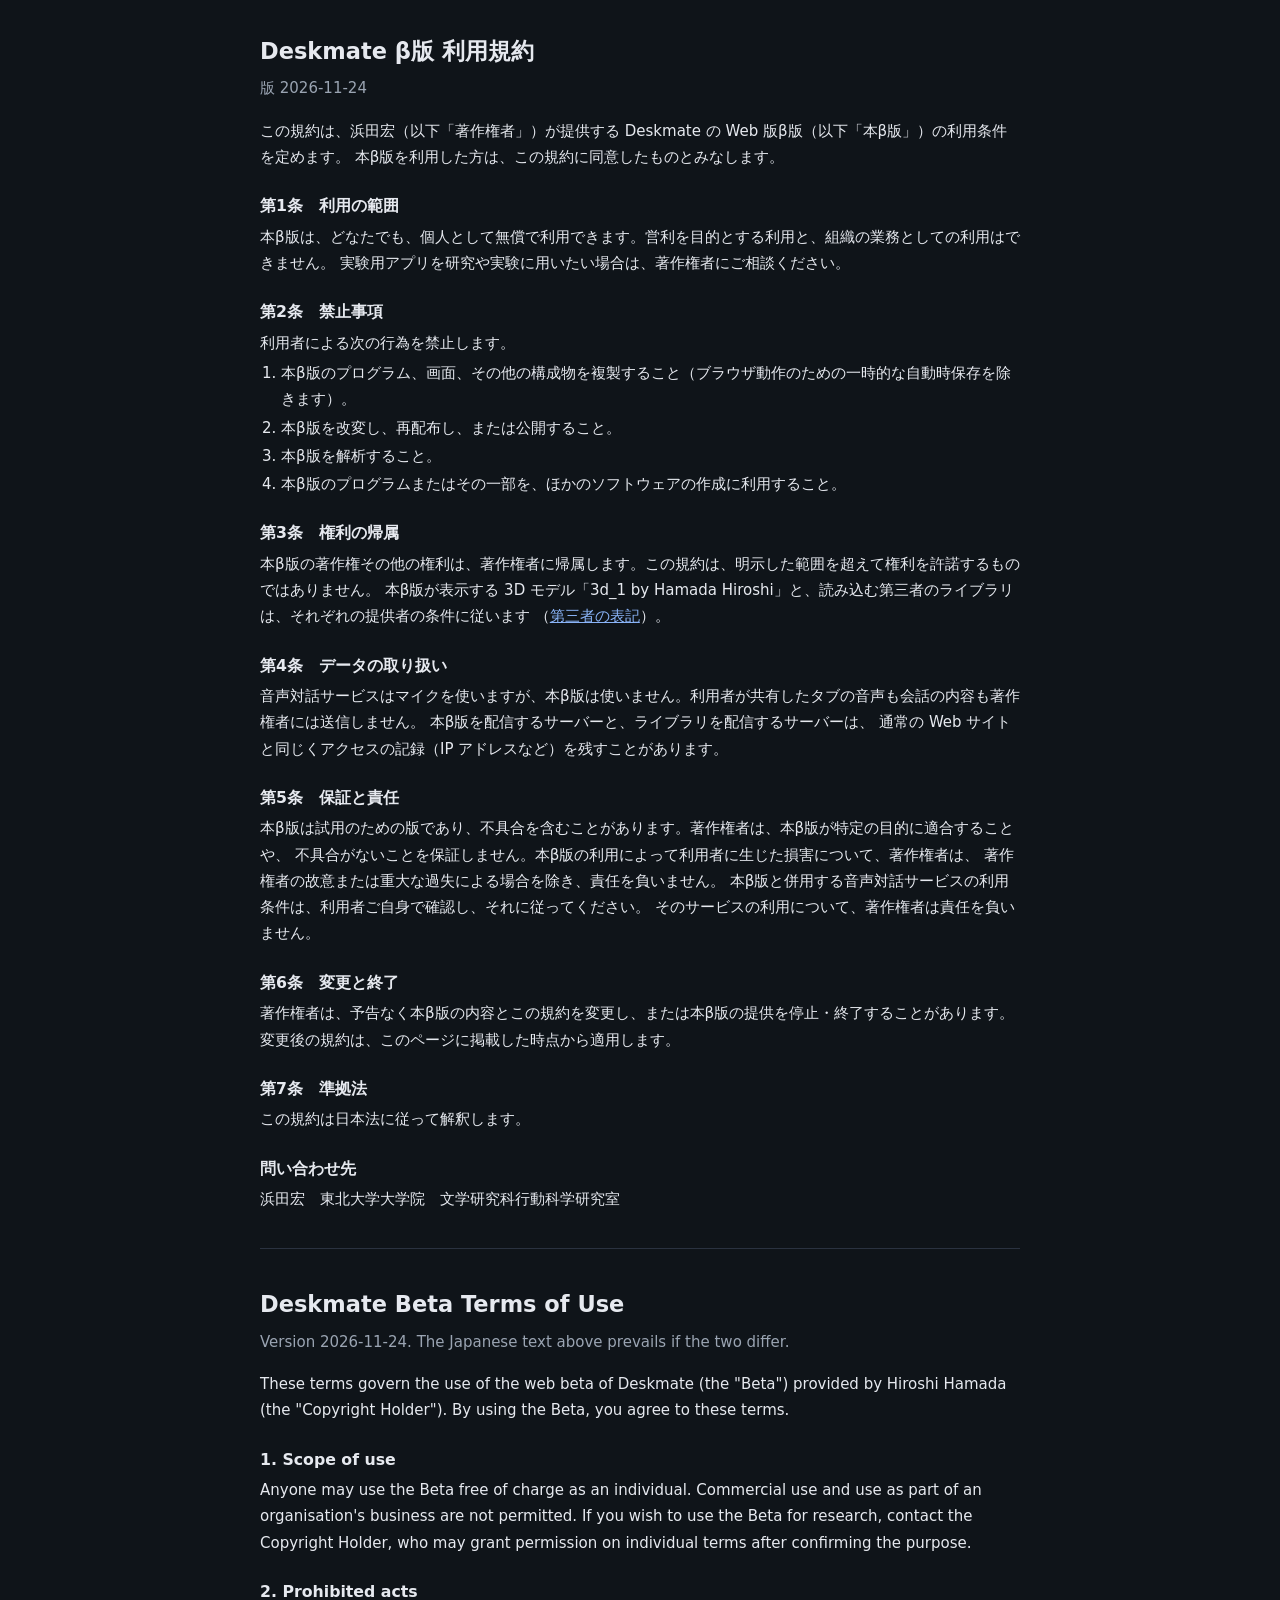
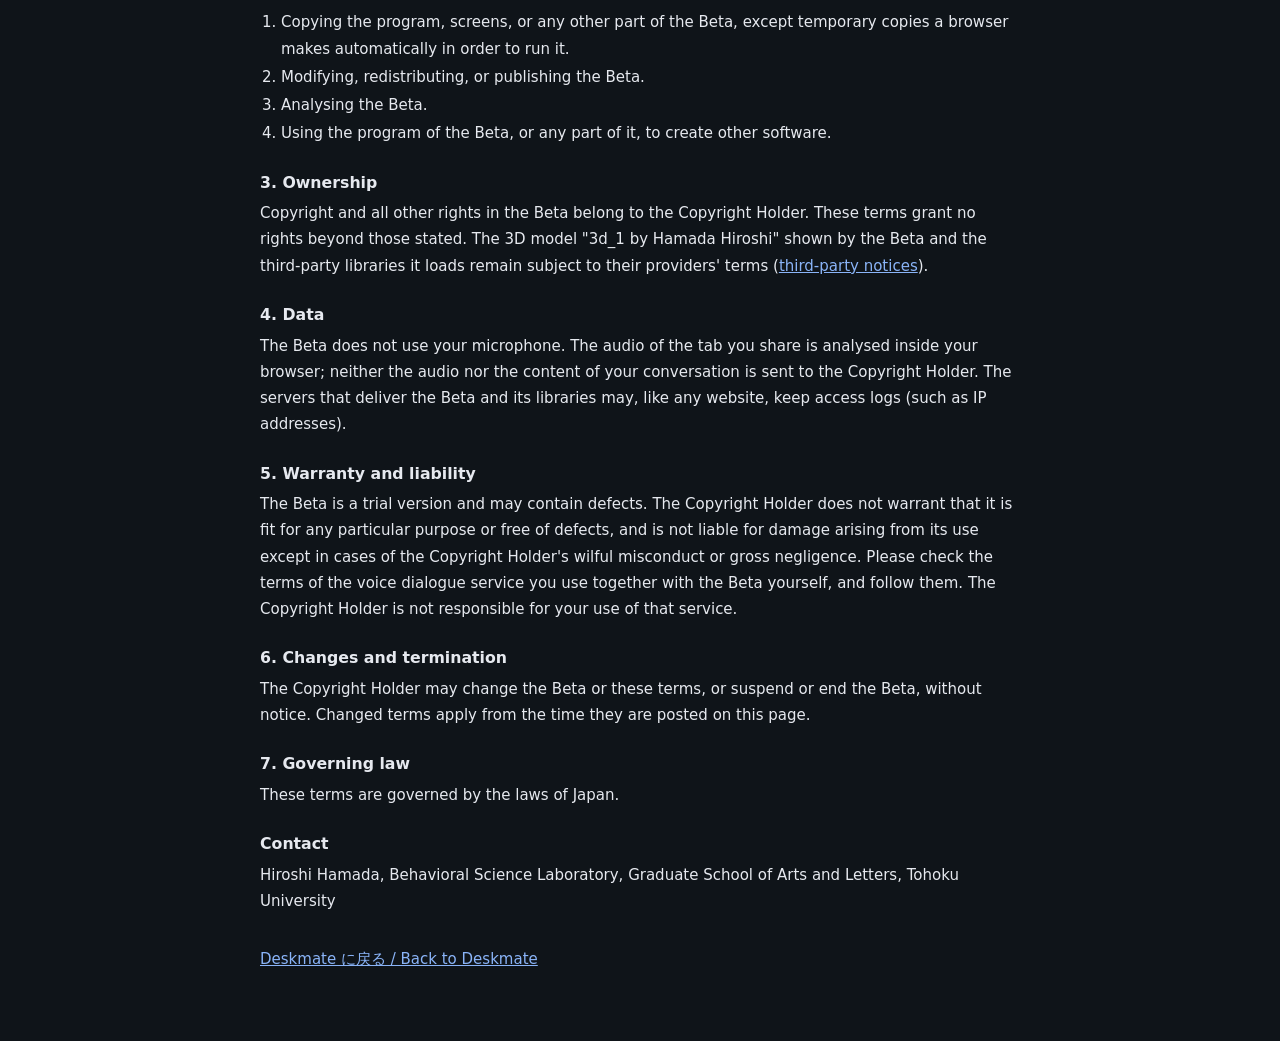
<file: terms.html>
<!doctype html>
<html lang="ja">
  <head>
    <meta charset="utf-8" />
    <meta name="viewport" content="width=device-width, initial-scale=1" />
    <title>Deskmate β版 利用規約</title>
    <style>
      :root { color-scheme: dark; }
      html, body { margin: 0; background: #0f1419; color: #e6e9ef; font: 15px/1.75 system-ui, "Yu Gothic UI", sans-serif; }
      main { max-width: 760px; margin: 0 auto; padding: 32px 20px 64px; }
      h1 { font-size: 1.5rem; margin: 0 0 4px; }
      h2 { font-size: 1.05rem; margin: 22px 0 4px; }
      .meta { color: #9aa4b2; margin: 0 0 16px; }
      ol, ul { padding-left: 1.4em; margin: 4px 0; }
      li { margin: 2px 0; }
      p { margin: 4px 0; }
      a { color: #8ab4f8; }
      hr { border: 0; border-top: 1px solid #2a3240; margin: 36px 0; }
      .back { margin-top: 32px; }
    </style>
  </head>
  <body>
    <main>
      <h1>Deskmate β版 利用規約</h1>
      <p class="meta">版 2026-11-24</p>

      <p>
        この規約は、浜田宏（以下「著作権者」）が提供する Deskmate の Web 版β版（以下「本β版」）の利用条件を定めます。
        本β版を利用した方は、この規約に同意したものとみなします。
      </p>

      <h2>第1条　利用の範囲</h2>
      <p>
        本β版は、どなたでも、個人として無償で利用できます。営利を目的とする利用と、組織の業務としての利用はできません。
        実験用アプリを研究や実験に用いたい場合は、著作権者にご相談ください。
      </p>

      <h2>第2条　禁止事項</h2>
      <p>利用者による次の行為を禁止します。</p>
      <ol>
        <li>本β版のプログラム、画面、その他の構成物を複製すること（ブラウザ動作のための一時的な自動時保存を除きます）。</li>
        <li>本β版を改変し、再配布し、または公開すること。</li>
        <li>本β版を解析すること。</li>
        <li>本β版のプログラムまたはその一部を、ほかのソフトウェアの作成に利用すること。</li>
      </ol>

      <h2>第3条　権利の帰属</h2>
      <p>
        本β版の著作権その他の権利は、著作権者に帰属します。この規約は、明示した範囲を超えて権利を許諾するものではありません。
        本β版が表示する 3D モデル「3d_1 by Hamada Hiroshi」と、読み込む第三者のライブラリは、それぞれの提供者の条件に従います
        （<a href="THIRD-PARTY-NOTICES.md">第三者の表記</a>）。
      </p>

      <h2>第4条　データの取り扱い</h2>
      <p>
        音声対話サービスはマイクを使いますが、本β版は使いません。利用者が共有したタブの音声も会話の内容も著作権者には送信しません。
        本β版を配信するサーバーと、ライブラリを配信するサーバーは、
        通常の Web サイトと同じくアクセスの記録（IP アドレスなど）を残すことがあります。
      </p>

      <h2>第5条　保証と責任</h2>
      <p>
        本β版は試用のための版であり、不具合を含むことがあります。著作権者は、本β版が特定の目的に適合することや、
        不具合がないことを保証しません。本β版の利用によって利用者に生じた損害について、著作権者は、
        著作権者の故意または重大な過失による場合を除き、責任を負いません。
        本β版と併用する音声対話サービスの利用条件は、利用者ご自身で確認し、それに従ってください。
        そのサービスの利用について、著作権者は責任を負いません。
      </p>

      <h2>第6条　変更と終了</h2>
      <p>
        著作権者は、予告なく本β版の内容とこの規約を変更し、または本β版の提供を停止・終了することがあります。
        変更後の規約は、このページに掲載した時点から適用します。
      </p>

      <h2>第7条　準拠法</h2>
      <p>
        この規約は日本法に従って解釈します。
      </p>

      <h2>問い合わせ先</h2>
      <p>浜田宏　東北大学大学院　文学研究科行動科学研究室</p>

      <hr />

      <h1 lang="en">Deskmate Beta Terms of Use</h1>
      <p class="meta" lang="en">Version 2026-11-24. The Japanese text above prevails if the two differ.</p>
      <div lang="en">
        <p>
          These terms govern the use of the web beta of Deskmate (the "Beta") provided by Hiroshi Hamada (the "Copyright Holder").
          By using the Beta, you agree to these terms.
        </p>
        <h2>1. Scope of use</h2>
        <p>
          Anyone may use the Beta free of charge as an individual. Commercial use and use as part of an organisation's business
          are not permitted. If you wish to use the Beta for research, contact the Copyright Holder, who may grant permission on
          individual terms after confirming the purpose.
        </p>
        <h2>2. Prohibited acts</h2>
        <ol>
          <li>Copying the program, screens, or any other part of the Beta, except temporary copies a browser makes automatically in order to run it.</li>
          <li>Modifying, redistributing, or publishing the Beta.</li>
          <li>Analysing the Beta.</li>
          <li>Using the program of the Beta, or any part of it, to create other software.</li>
        </ol>
        <h2>3. Ownership</h2>
        <p>
          Copyright and all other rights in the Beta belong to the Copyright Holder. These terms grant no rights beyond those
          stated. The 3D model "3d_1 by Hamada Hiroshi" shown by the Beta and the third-party libraries it loads remain subject
          to their providers' terms (<a href="THIRD-PARTY-NOTICES.md">third-party notices</a>).
        </p>
        <h2>4. Data</h2>
        <p>
          The Beta does not use your microphone. The audio of the tab you share is analysed inside your browser; neither the
          audio nor the content of your conversation is sent to the Copyright Holder. The servers that deliver the Beta and its
          libraries may, like any website, keep access logs
          (such as IP addresses).
        </p>
        <h2>5. Warranty and liability</h2>
        <p>
          The Beta is a trial version and may contain defects. The Copyright Holder does not warrant that it is fit for any
          particular purpose or free of defects, and is not liable for damage arising from its use except in cases of the
          Copyright Holder's wilful misconduct or gross negligence. Please check the terms of the voice dialogue service you
          use together with the Beta yourself, and follow them. The Copyright Holder is not responsible for your use of that
          service.
        </p>
        <h2>6. Changes and termination</h2>
        <p>
          The Copyright Holder may change the Beta or these terms, or suspend or end the Beta, without notice. Changed terms
          apply from the time they are posted on this page.
        </p>
        <h2>7. Governing law</h2>
        <p>
          These terms are governed by the laws of Japan.
        </p>
        <h2>Contact</h2>
        <p>Hiroshi Hamada, Behavioral Science Laboratory, Graduate School of Arts and Letters, Tohoku University</p>
      </div>

      <p class="back"><a href="./">Deskmate に戻る / Back to Deskmate</a></p>
    </main>
    <script>
      const TERMS_VERSION = "2026-11-24";
    </script>
  </body>
</html>
</file>
